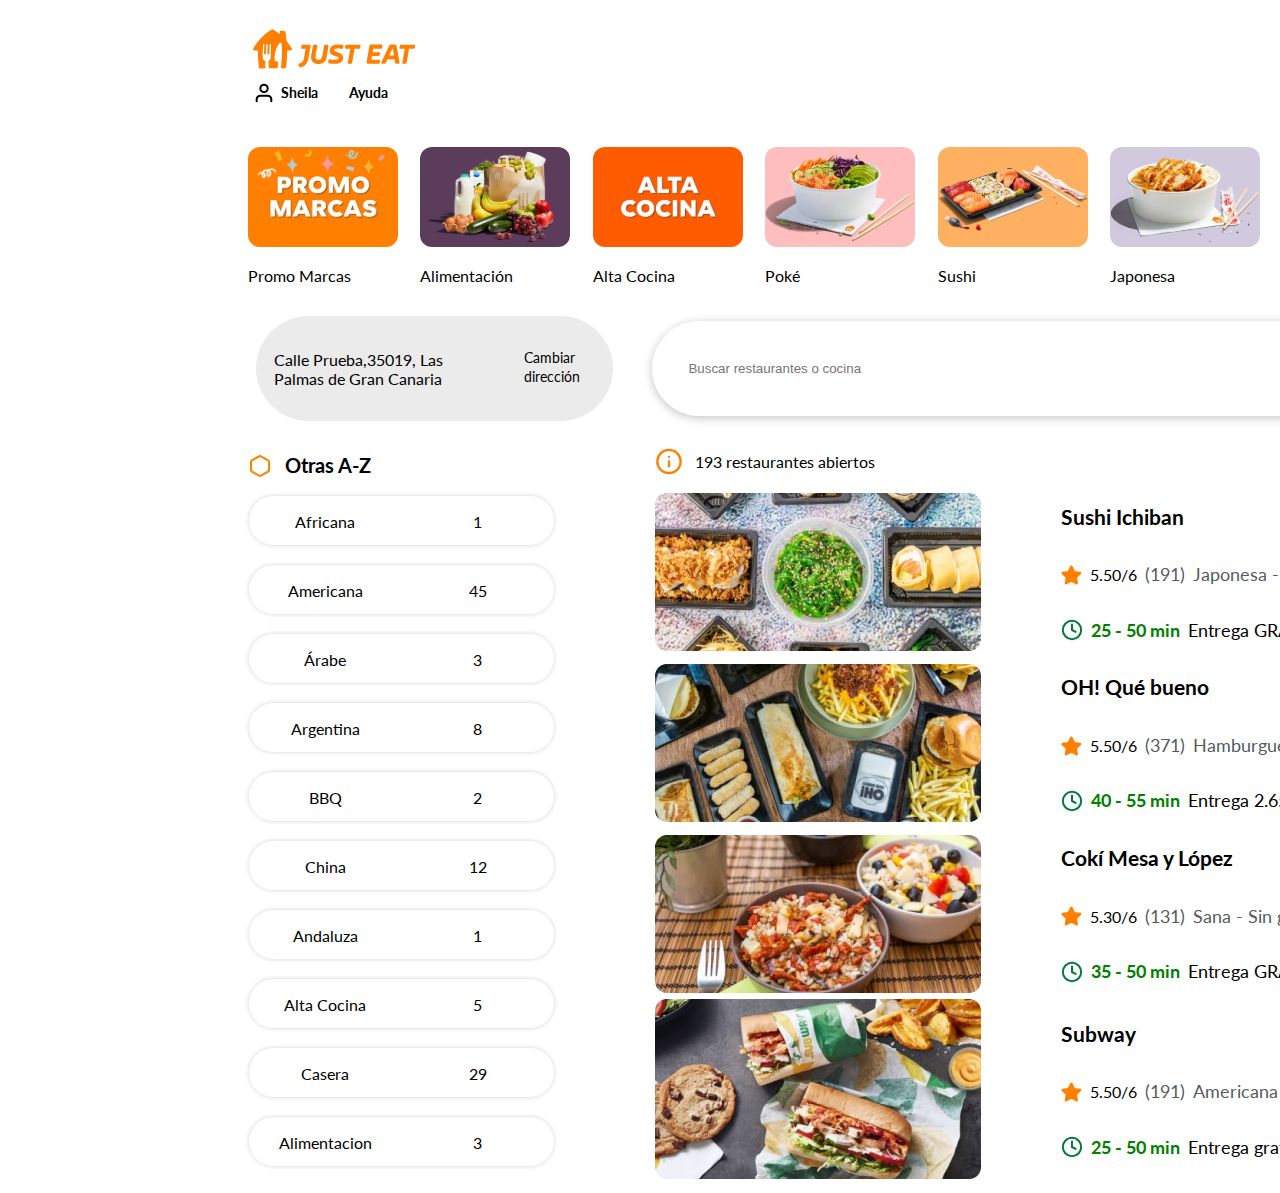
<file: index.html>
<!DOCTYPE html>
<html lang="es">
  <head>
    <title>Just Eat - Sheila Alamo</title>
    <meta name="viewport" content="width=device-width, initial-scale=1" />
    <meta charset="UTF-8" />
    <meta http-equiv="X-UA-Compatible" content="IE=edge" />
    <link rel="icon" href="assets/head/favicon.svg" type="image/svg" />
    <link rel="stylesheet" href="stylesheet.css" />
  </head>
  <body>
    <header class="head">
      <div>
        <img
          class="icon__align"
          src="assets/head/align-justify.svg"
          alt="align-icon"
        />
        <img
          class="logo-white"
          src="assets/head/logo-white-1.svg"
          alt="logo-justeat-orange"
        />
        <img
          class="icon__settings"
          src="assets/head/settings-icon.svg"
          alt="settings-icon"
        />
        <img
          class="barchart-icon"
          src="assets/head/bar-chart.svg"
          alt="barchart-icon"
        />
        <img
          class="logo__orange"
          src="assets/head/logo-orange-1.svg"
          alt="logo__orange"
        />
        <nav class="head__user">
          <img src="assets/head/user.svg" alt="user__icon" />
          <span class="userhelp">
            <p>Sheila</p>
            <p>Ayuda</p>
          </span>
        </nav>
      </div>
    </header>
    <nav class="searchbar">
      <input type="text" placeholder="Buscar restaurantes o cocina" />
    </nav>
    <div class="restaurants__types">
      <div>
        <img src="assets/promotions/promo.svg" alt="promo" />
        <p class="restaurants__text">Promo Marcas</p>
      </div>
      <div>
        <img src="assets/promotions/supermarket.svg" alt="supermarket" />
        <p class="restaurants__text">Alimentación</p>
      </div>
      <div>
        <img src="assets/promotions/highendkitchen.svg" alt="highendkitchen" />
        <p class="restaurants__text">Alta Cocina</p>
      </div>
      <div>
        <img src="assets/promotions/poke.svg" alt="promo" />
        <p class="restaurants__text">Poké</p>
      </div>
      <div>
        <img src="assets/promotions/sushi.svg" alt="sushi" />
        <p class="restaurants__text">Sushi</p>
      </div>
      <div>
        <img src="assets/promotions/japanese.svg" alt="japanese" />
        <p class="restaurants__text">Japonesa</p>
      </div>
      <div>
        <img src="assets/promotions/mexican.svg" alt="mexican" />
        <p class="restaurants__text">Mexicana</p>
      </div>
      <div>
        <img src="assets/promotions/nogluten.svg" alt="nogluten" />
        <p class="restaurants__text">Sin Gluten</p>
      </div>
    </div>
    <div class="styles__direction">
      <p class="direction__text">
        Calle Prueba,35019, Las Palmas de Gran Canaria
      </p>
      <p class="direction__linktext">Cambiar dirección</p>
    </div>
    <div class="grid__filterrestaurants">
        <nav>
          <span class="filters__title">
            <img src="assets/icons/hexagon.svg" alt="icon__hexagon" />
            <p class="filters__text">Otras A-Z</p>
          </span>
          <span class="filters__background">
            <p>Africana</p>
            <p>1</p>
          </span>
          <span class="filters__background">
            <p>Americana</p>
            <p>45</p>
          </span>
          <span class="filters__background">
            <p>Árabe</p>
            <p>3</p>
          </span>
          <span class="filters__background">
            <p>Argentina</p>
            <p>8</p>
          </span>
          <span class="filters__background">
            <p>BBQ</p>
            <p>2</p>
          </span>
          <span class="filters__background">
            <p>China</p>
            <p>12</p>
          </span>
          <span class="filters__background">
            <p>Andaluza</p>
            <p>1</p>
          </span>
          <span class="filters__background">
            <p>Alta Cocina</p>
            <p>5</p>
          </span>
          <span class="filters__background">
            <p>Casera</p>
            <p>29</p>
          </span>
          <span class="filters__background">
            <p>Alimentacion</p>
            <p>3</p>
          </span>
        </nav>
      <div >
        <span class="open-restaurants__title">
          <img src="assets/icons/info.svg" alt="icons__info" />
          <p class="restaurants__numberofrestaurantsopen">
            193 restaurantes abiertos
          </p>
        </span>
        <div class="openrestaurants">
          <div class="openrestaurants__pictureandinfo">
            <img
              src="assets\restaurants-images\sushi-ichiban-restaurant-image.png"
              alt="sushiichiban-image"
            />
            <section>
              <p class="openrestaurants__info-name">Sushi Ichiban</p>
              <section class="openrestaurants__info-first-section">
                <img
                  src="assets\restaurants-images\star-icon.svg"
                  alt="star-icon"
                />
                <p>5.50/6</p>
                
                <p class="openrestaurants__infofont">(191)</p>
                <p class="openrestaurants__infofont">Japonesa - Sushi</p>
              </section>
              <section class="openrestaurants__info-second-section">
                <img
                  src="assets\restaurants-images\clock-icon.svg"
                  alt="clock-icon"
                />
                <p class="openrestaurants__info-second-section--color">
                  25 - 50 min
                </p>
                <p class="openrestaurants__infodetailsfont">Entrega GRATIS</p>
                <p class="openrestaurants__infodetailsfont">Pedido mínimo 12€</p>
              </section>
            </section>
          </div>
          <div class="openrestaurants__pictureandinfo">
            <img
              src="assets\restaurants-images\oh-que-bueno-restaurant-image.png"
              alt="oh-que-bueno-restaurant-image"
            />
            <section>
              <p class="openrestaurants__info-name">OH! Qué bueno</p>
              <section class="openrestaurants__info-first-section">
                <img
                  src="assets\restaurants-images\star-icon.svg"
                  alt="star-icon"
                />
                <p>5.50/6</p>
                <p class="openrestaurants__infofont">(371)</p>
                <p class="openrestaurants__infofont">Hamburguesas - Venezolanas</p>
              </section>
              <section class="openrestaurants__info-second-section">
                <img
                  src="assets\restaurants-images\clock-icon.svg"
                  alt="clock-icon"
                />
                <p class="openrestaurants__info-second-section--color">
                  40 - 55 min
                </p>
                <p class="openrestaurants__infodetailsfont">Entrega 2.65€</p>
                <p class="openrestaurants__infodetailsfont">Sin pedido mínimo</p>
              </section>
            </section>
          </div>
          <div class="openrestaurants__pictureandinfo">
            <img
              src="assets\restaurants-images\coki-mesa-y-lopez-restaurant-image.png"
              alt="coki-mesa-y-lopez-restaurant-image"
            />
            <section class="openrestaurants__info">
              <p class="openrestaurants__info-name">Cokí Mesa y López</p>
              <section class="openrestaurants__info-first-section">
                <img
                  src="assets\restaurants-images\star-icon.svg"
                  alt="star-icon"
                />
                <p>5.30/6</p>
                <p class="openrestaurants__infofont">(131)</p>
                <p class="openrestaurants__infofont">Sana - Sin gluten</p>
              </section>
              <section class="openrestaurants__info-second-section">
                <img
                  src="assets\restaurants-images\clock-icon.svg"
                  alt="clock-icon"
                />
                <p class="openrestaurants__info-second-section--color">
                  35 - 50 min
                </p>
                <p class="openrestaurants__infodetailsfont">Entrega GRATIS</p>
                <p class="openrestaurants__infodetailsfont">Sin pedido mínimo</p>
              </section>
            </section>
          </div>
          <div class="openrestaurants__pictureandinfo">
            <img
              src="assets\restaurants-images\subway-restaurant-image.png"
              alt="subway-restaurant-image"
            />
            <section>
              <p class="openrestaurants__info-name">Subway</p>
              <section class="openrestaurants__info-first-section">
                <img
                  src="assets\restaurants-images\star-icon.svg"
                  alt="star-icon"
                />
                <p>5.50/6</p>
                <p class="openrestaurants__infofont">(191)</p>
                <p class="openrestaurants__infofont">Americana - Sandwiches</p>
              </section>
              <section class="openrestaurants__info-second-section">
                <img
                  src="assets\restaurants-images\clock-icon.svg"
                  alt="clock-icon"
                />
                <p class="openrestaurants__info-second-section--color">
                  25 - 50 min
                </p>
                <p class="openrestaurants__infodetailsfont">Entrega gratis</p>
                <p class="openrestaurants__infodetailsfont">Pedido mínimo 12€</p>
              </section>
            </section>
          </div>
        </div>
      </div>
    </div>
  </body>
</html>
</file>
<file: stylesheet.css>
@import url("https://fonts.googleapis.com/css2?family=Lato:wght@400;700&display=swap");
body {
  font-family: "Lato";
  font-style: normal;
  font-weight: 400;
  font-size: 16px;
  line-height: 19px;
  align-items: center;
}
input {
  border-radius: 3rem;
  border: none;
  position: relative;
  height: 61px;
  width: 370px;
  top: -31px;
  text-align: center;
  box-shadow: 0px 2px 9px 1px rgb(0 0 0 / 20%);
}
.head {
  display: flex;
  align-items: center;
  background: #ff8000;
  height: 7.438rem;
  width: 100%;
  margin-left: -10px;
  margin-top: -10px;
  padding: 15px;
}
.direction__text {
  font-family: Lato;
  font-size: 16px;
  font-weight: 400;
  text-align: left;
}
.direction__linktext {
  font-family: Lato;
  font-size: 14px;
  font-weight: 400;
  text-align: left;
}
.styles__direction {
  background: rgba(235, 235, 235, 1);
  border-radius: 7rem;
  text-align: center;
  padding: 1.1rem;
  display: flex;
  margin: 0.5rem;
  column-gap: 2rem;
}
.head__user {
  display: none;
}
.logo__orange {
  display: none;
}
.filters__background {
  display: grid;
  width: 305px;
  height: 49px;
  grid-template-columns: 50% 50%;
  margin-bottom: 18px;
  border-radius: 43px;
  text-align: center;
  border: 1px solid #ebebeb;
  box-shadow: 0px 0px 3px 1px rgb(239 237 234);
}
.open-restaurants__title {
  display: flex;
  column-gap: 0.75rem;
}
.openrestaurants__pictureandinfo {
  display: grid;
  grid-template-rows: 50% 25% 25%;
}
.openrestaurants__info-first-section {
  display: flex;
  column-gap: 0.5em;
  align-items: center;
}
.openrestaurants__info-second-section {
  display: flex;
  column-gap: 0.5em;
  align-items: center;
}
.openrestaurants__info-second-section--color {
  color: green;
  font-weight: 700;
  font-size: 18.1067px;
}
.restaurants__types {
    display: flex;
    overflow-x: scroll;
    gap: 1.4rem;
}

.filters__title {
  display: flex;
  align-items: center;
  column-gap: 13px;
  font-family: Lato;
  font-size: 20px;
  font-weight: 700;
  text-align: left;
}
.align__icon {
  margin-left: 21px;
}

.settings__icon {
  margin-right: 60px;
}
.userhelp {
  display: grid;
  grid-template-columns: 50% 50%;
  column-gap: 1.25rem;
}
.openrestaurants__info-name {
    font-weight: 700;
    font-size: 20.6933px;
}
.openrestaurants__infofont {
    font-weight: 400;
    font-size: 18.1067px;
    color:#242E30CC;
}
.openrestaurants__infodetailsfont{
    font-weight: 400;
    font-size: 18.1067px;
}
@media screen and (min-width: 1000px) {
  body {
    display: grid;
    grid-template-areas:
      "head head"
      "promo promo"
      "direction searchbar"
      "filterrestaurants filterrestaurants";
    padding-left: 15rem;
  }
  .grid__filters {
    display: grid;
    grid-template-columns: 0.9fr;
    align-items: center;
    margin: 31px;
  }
  .grid__filterrestaurants {
    display: grid;
    grid-template-columns: 30% 80%;
  }
  .openrestaurants__pictureandinfo {
    display: flex;
    align-items: center;
    gap: 5rem;
  }
  .icon__align {
    display: none;
  }
  .logo__orange {
    display: flex;
  }
  .logo-white {
    display: none;
  }
  .icon__settings {
    display: none;
  }
  .barchart-icon {
    display: none;
  }
  .head {
    background: none;
    grid-area: head;
  }

  input {
    height: 93px;
    width: 883px;
    text-align: Left;
    padding-left: 36px;
    margin: 20px;
    position: static;
  }
  .head__user {
        display: flex;
        font-size: 14px;
        font-weight: 700;
        align-items: center;
        gap: 0.4rem;
    }
  .restaurants__text:hover {
    color: #ff8000;
    font-weight: 900;
  }
  .openrestaurants{
    align-self: center;
  }
  .styles__direction {
    grid-area: direction;
    width: 322px;
    border-radius: 58px;
  }
  .restaurants__types {
    grid-area: promo;
    overflow-x: visible;
  }
  .searchbar {
    grid-area: searchbar;
  }
  .grid__filterrestaurants {
    grid-area: filterrestaurants;
  }
}
</file>
